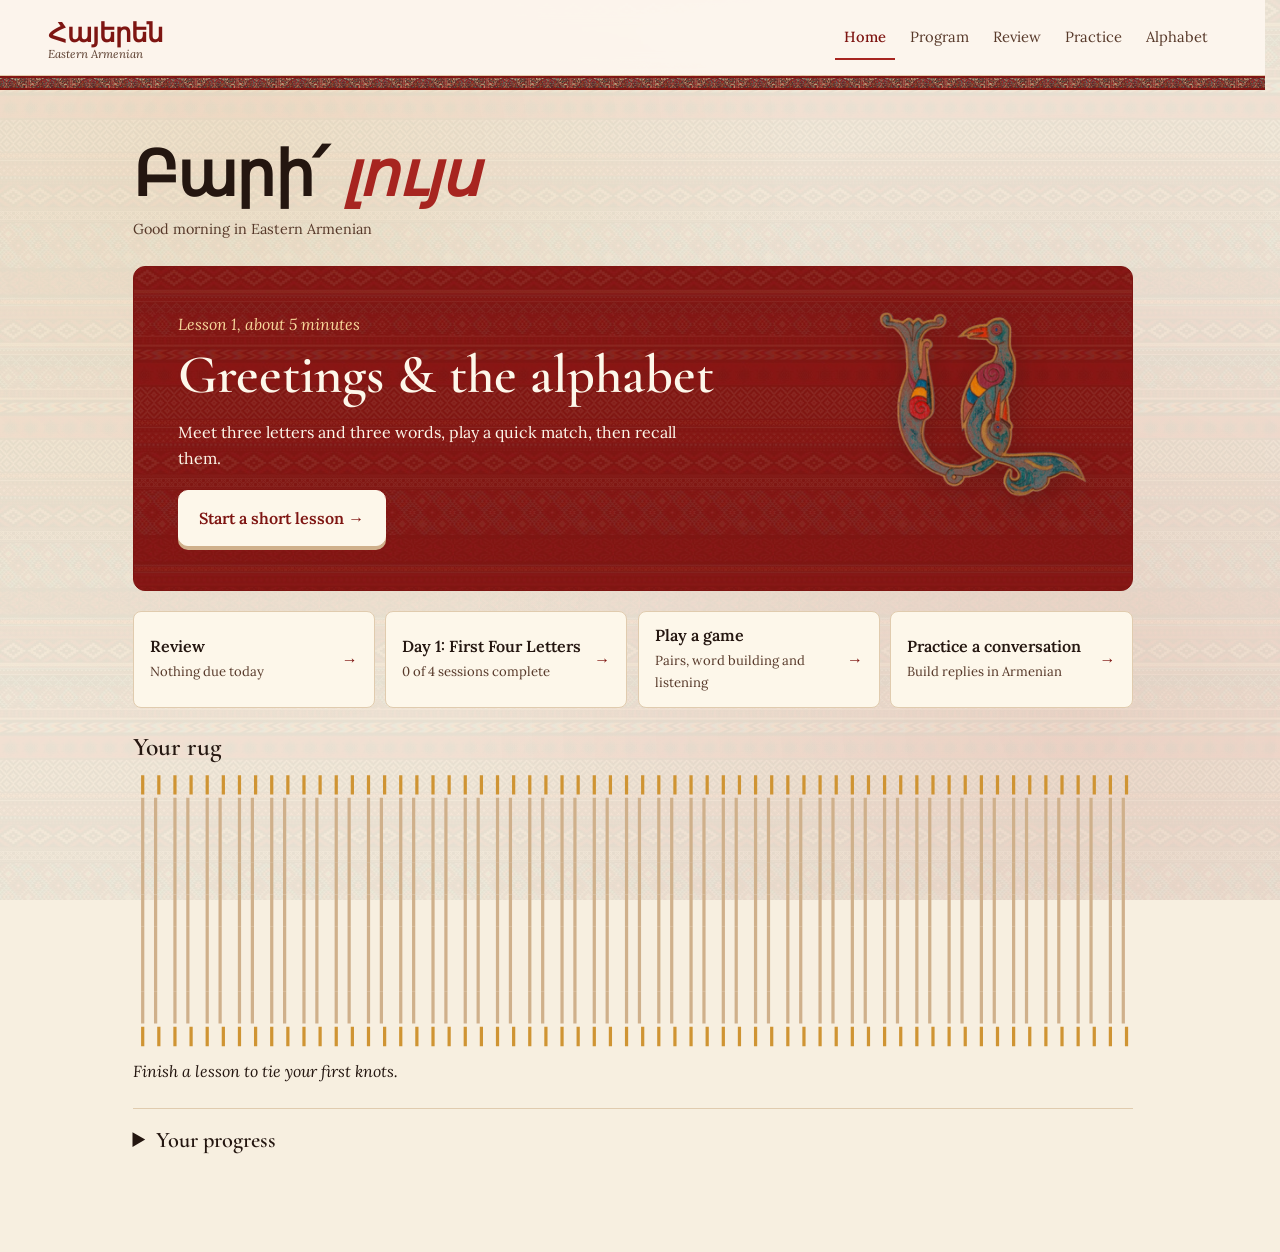
<file: index.html>
<!DOCTYPE html>
<html lang="en">
<head>
<meta charset="UTF-8">
<meta name="viewport" content="width=device-width, initial-scale=1, viewport-fit=cover">
<title>Հայերեն — Armenian Learning</title>
<link rel="preconnect" href="https://fonts.googleapis.com">
<link rel="preconnect" href="https://fonts.gstatic.com" crossorigin>
<link href="https://fonts.googleapis.com/css2?family=Cormorant+Garamond:ital,wght@0,400;0,600;0,700;1,400;1,600&family=Lora:ital,wght@0,400;0,500;0,600;1,400;1,500&family=DM+Mono:wght@400;500&display=swap" rel="stylesheet">
<link rel="stylesheet" href="css/main.css">
<link rel="manifest" href="/hayeren/manifest.json">
<meta name="theme-color" content="#a72520">
<meta name="apple-mobile-web-app-capable" content="yes">
<meta name="apple-mobile-web-app-status-bar-style" content="default">
<meta name="apple-mobile-web-app-title" content="Hayeren">
<link rel="apple-touch-icon" href="/hayeren/icons/icon-192.png">
</head>
<body>

<a class="skip-link" href="#mainContent">Skip to learning content</a>
<nav class="app-nav" aria-label="Main navigation">
  <div class="nav-logo">Հայերեն <span>Eastern Armenian</span></div>
  <div class="nav-tabs">
    <button class="tab-btn active" data-panel="home" aria-current="page" onclick="showPanel('home')">Home</button>
    <button class="tab-btn" data-panel="daily" onclick="showPanel('daily')">Program</button>
    <button class="tab-btn" data-panel="review" onclick="showPanel('review')">Review<span class="tab-badge" id="tabDueBadge"></span></button>
    <button class="tab-btn" data-panel="practice" onclick="showPanel('practice')">Practice</button>
    <button class="tab-btn" data-panel="alphabet" onclick="showPanel('alphabet')">Alphabet</button>
  </div>
</nav>

<main id="mainContent" tabindex="-1">
<!-- ====== HOME / DASHBOARD ====== -->
<div id="panel-home" class="panel active">
  <div class="carpet-band" role="presentation"></div>
  <div class="dash">
    <header class="dash-head">
      <h1 id="dashGreeting">Բարի՛ <em>լույս</em></h1>
      <p id="dashLine">Pick up where you left off, clear your review queue, or wander wherever you like.</p>
    </header>

    <section id="lessonLaunch" class="lesson-launch" aria-label="Guided lesson"></section>

    <section class="dash-primary" id="dashPrimary" aria-label="Study options"></section>

    <section class="dash-rug" id="dashRug" aria-label="Your rug"></section>

    <details class="dash-details">
      <summary>Your progress</summary>
      <div class="dash-figures" id="dashFigures"></div>
      <div class="dash-blocks" id="dashBlocks"></div>
      <p class="dash-history"><a href="#calendar">View study calendar →</a></p>
    </details>

  </div>
</div>

<section id="panel-lesson" class="panel"><div class="lesson-shell" id="lessonHost"></div></section>

<section id="panel-play" class="panel"><div class="lesson-shell" id="playHost"></div></section>

<section id="panel-dialogue" class="panel"><div class="lesson-shell" id="dialogueHost"></div></section>

<section id="panel-practice" class="panel">
  <div class="dash practice-hub">
    <header>
      <h1>Practice</h1>
      <p>Choose what you want to work on today.</p>
    </header>
    <div class="dash-jump" id="dashJump"></div>
  </div>
</section>

<!-- ====== REVIEW PANEL ====== -->
<div id="panel-review" class="panel">
  <div class="review-section">
    <div class="review-head">
      <h2>Review</h2>
      <p>Recall each letter, word, or phrase, then see how well you remembered it.</p>
    </div>
    <div class="review-stats" id="reviewStats"></div>
    <div class="progress-bar-wrap"><div class="progress-bar-fill" id="reviewProgress" style="width:0%"></div></div>
    <div class="review-counter" id="reviewCounter"></div>
    <div class="review-card" id="reviewCard" tabindex="-1"></div>
    <div class="review-actions" id="reviewActions" style="display:none;">
      <button class="fc-rate fc-rate-hard" onclick="rateReview('hard')">Hard<span>1 day</span></button>
      <button class="fc-rate fc-rate-ok"   onclick="rateReview('good')">Got it<span>schedule out</span></button>
      <button class="fc-rate fc-rate-easy" onclick="rateReview('easy')">Easy<span>push further</span></button>
    </div>
  </div>
</div>

<!-- ====== PROGRAM (DAILY) PANEL ====== -->
<div id="panel-daily" class="panel">
  <div class="pattern-band" role="presentation"></div>
  <div class="schedule-section">
    <div class="program-head">
      <h2 id="dayHeading" tabindex="-1">Day 1 — First Four Letters</h2>
      <div id="day-subtitle" class="program-subtitle"></div>
      <div id="dayMeta" class="program-meta"></div>
    </div>

    <div class="program-navigation">
      <button class="ctrl-btn" id="previousDay" onclick="switchDay(activeDay - 1, true)">← Previous day</button>
      <button class="ctrl-btn" id="nextDay" onclick="switchDay(activeDay + 1, true)">Next day →</button>
    </div>
    <details class="program-days" id="programDays">
      <summary>Browse all days</summary>
      <nav id="daySelector" class="day-selector" aria-label="Program days"></nav>
    </details>

    <div id="dayContent"></div>
  </div>
</div>

<!-- ====== CALENDAR PANEL ====== -->
<div id="panel-calendar" class="panel">
  <div class="calendar-section">
    <div class="cal-head">
      <h2>Calendar</h2>
      <p>A record of the whole effort. Darker means a heavier study day — a gap costs one square, not the story.</p>
    </div>
    <div class="cal-summary" id="calSummary"></div>

    <div class="cal-month">
      <div class="cal-month-bar">
        <button class="cal-nav" onclick="changeMonth(-1)">←</button>
        <div class="cal-month-label" id="calMonthLabel"></div>
        <button class="cal-nav" onclick="changeMonth(1)">→</button>
      </div>
      <div class="cal-grid" id="calMonthGrid"></div>
    </div>

    <div class="cal-year">
      <h3>Last 52 weeks</h3>
      <div class="heatmap-wrap"><div class="heatmap" id="calYearMap"></div></div>
    </div>
  </div>
</div>
<!-- ====== ALPHABET PANEL ====== -->
<div id="panel-alphabet" class="panel">
  <div class="rug-band" role="presentation"></div>
  <div class="alphabet-section">
    <div class="alpha-header">
      <div>
        <h2>The Armenian Alphabet</h2>
        <p>Created by Mesrop Mashtots in 405 AD — 38 letters, each with a sound you can rely on, plus the ligature և.</p>
        <p class="alpha-credit">Illustrations &amp; audio: <a href="https://www.armmuseum.ru/alphabet" target="_blank" rel="noopener">Armenian Museum of Moscow</a></p>
      </div>
      <img class="alpha-initial" src="images/letter-a-cutout.png" alt="An illuminated Armenian manuscript initial, a bird worked into the letterform">
    </div>
    <div class="letter-grid" id="letterGrid"></div>
    <dialog id="letterDialog" aria-labelledby="letterDialogTitle">
      <div class="letter-dialog-head">
        <h2 id="letterDialogTitle"></h2>
        <form method="dialog"><button class="ctrl-btn" autofocus>Close</button></form>
      </div>
      <div class="letter-detail" id="letterDetail"></div>
    </dialog>
  </div>
</div>

<!-- ====== QUIZ PANEL ====== -->
<div id="panel-quiz" class="panel">
  <div class="quiz-section">
    <div class="quiz-top">
      <h2>Quiz</h2>
      <div class="quiz-score" id="quizScore">Score: 0/0</div>
    </div>

    <div class="quiz-controls">
      <div class="control-group">
        <span class="control-label">Mode</span>
        <button class="ctrl-btn active" id="btnModeLetters" onclick="setQuizMode('letters')">Letters</button>
        <button class="ctrl-btn"        id="btnModeWords"   onclick="setQuizMode('words')">Words</button>
      </div>
      <div class="control-group" id="directionGroup">
        <span class="control-label">Direction</span>
        <button class="ctrl-btn active" id="btnDirToSound" onclick="setQuizDirection('toSound')">Char → Sound</button>
        <button class="ctrl-btn"        id="btnDirToChar"  onclick="setQuizDirection('toChar')">Sound → Char</button>
      </div>
      <div class="control-group">
        <span class="control-label">Answer</span>
        <button class="ctrl-btn active" id="btnAnsChoice" onclick="setQuizAnswerMode('choice')">Choose</button>
        <button class="ctrl-btn"        id="btnAnsType"   onclick="setQuizAnswerMode('type')">Type it</button>
      </div>
    </div>

    <!-- Word quiz category filter (hidden in letter mode) -->
    <div class="word-quiz-cats" id="wordQuizCats" style="display:none;"></div>

    <div class="progress-bar-wrap">
      <div class="progress-bar-fill" id="quizProgress" style="width:0%"></div>
    </div>

    <div class="quiz-card" id="quizCard">
      <div class="quiz-prompt" id="quizPrompt">What sound does this letter make?</div>
      <div class="quiz-char" id="quizChar">Ա</div>
      <div class="quiz-subtext" id="quizSub">Eastern Armenian</div>
    </div>

    <div class="quiz-options" id="quizOptions"></div>
    <p class="quiz-feedback" id="quizFeedback" role="status"></p>
    <button class="next-btn" id="nextBtn" onclick="nextQuestion()">Next →</button>
  </div>
</div>

<!-- ====== FLASHCARDS PANEL ====== -->
<div id="panel-flashcards" class="panel">
  <div class="flashcard-section">
    <div class="flashcard-top">
      <div class="flashcard-top-title">
        <h2>Flashcards</h2>
        <img class="flashcard-emblem" src="images/dancing-woman-cutout.png" alt="">
      </div>
      <div class="flashcard-controls">
        <div class="control-group">
          <span class="control-label">Deck</span>
          <button class="ctrl-btn active" id="fcDeckLetters" onclick="setFCDeck('letters')">Letters</button>
          <button class="ctrl-btn"        id="fcDeckWords"   onclick="setFCDeck('words')">Words</button>
        </div>
        <div class="control-group" id="fcCategoryGroup" style="display:none;flex-wrap:wrap;gap:0.4rem;"></div>
        <button class="ctrl-btn fc-image-toggle" id="fcImageToggle" style="display:none;" onclick="setFCImageMode(!fcImageMode)" title="Picture on the front, no English — guess from the image">Picture Mode</button>
      </div>
    </div>

    <div class="fc-progress">
      <span id="fcCounter">1 / 38</span>
      <div class="progress-bar-wrap" style="flex:1;margin-bottom:0;">
        <div class="progress-bar-fill" id="fcProgressBar" style="width:0%"></div>
      </div>
    </div>

    <div class="flashcard-container">
      <div class="flashcard" id="flashcard" onclick="flipCard()">
        <div class="flashcard-inner" id="flashcardInner">
          <div class="flashcard-front" id="fcFront"></div>
          <div class="flashcard-back"  id="fcBack"></div>
        </div>
      </div>
    </div>

    <div class="flashcard-hint" id="fcHint">Click the card to reveal</div>
    <div class="fc-next-due" id="fcNextDue"></div>

    <div class="fc-rating" id="fcRating" style="display:none;">
      <button class="fc-rate fc-rate-hard" onclick="rateCard('hard')">Hard</button>
      <button class="fc-rate fc-rate-ok"   onclick="rateCard('good')">Got it</button>
      <button class="fc-rate fc-rate-easy" onclick="rateCard('easy')">Easy</button>
    </div>
  </div>
</div>

<!-- ====== PHRASES PANEL ====== -->
<div id="panel-phrases" class="panel">
  <div class="phrasebook-section">
    <div class="phrases-header">
      <div>
        <h2>Phrasebook</h2>
        <p>Find a phrase for everyday Eastern Armenian conversation.</p>
      </div>
      <img class="phrases-emblem" src="images/mother-armenia-crop.jpg" alt="Mother Armenia, the monument overlooking Yerevan">
    </div>
    <div class="phrase-controls">
      <label class="phrase-search">Search phrases
        <input type="search" id="phraseSearch" placeholder="English, Armenian, or romanization" autocomplete="off">
      </label>
      <label class="phrase-category">Situation
        <select id="phraseCategory"><option value="all">All situations</option></select>
      </label>
      <button type="button" id="phraseSaved" class="ctrl-btn" aria-pressed="false">Saved (0)</button>
    </div>
    <div class="phrase-results-bar">
      <p id="phraseCount" role="status"></p>
      <button type="button" id="phraseReset" class="ctrl-btn" hidden>Clear filters</button>
    </div>
    <div class="phrase-list" id="phraseList"></div>
  </div>
</div>

<!-- ====== RESOURCES PANEL ====== -->
<div id="panel-resources" class="panel">
  <div class="resources-section">
    <h2>Learning Resources</h2>
    <p>Curated tools for Eastern Armenian beginners focusing on the alphabet and reading.</p>

    <p class="resources-credit">The Alphabet panel's illustrations and pronunciation audio are from the <a href="https://www.armmuseum.ru/alphabet" target="_blank" rel="noopener">Armenian Museum of Moscow</a> (Армянский музей Москвы и культуры наций) — used here with attribution, watermark intact.</p>

    <div class="culture-card">
      <div class="culture-art">
        <img src="images/chess-print.png" alt="Linocut print: a face, a hand and a chess queen on a board">
      </div>
      <div class="culture-text">
        <h3>Learn the words for what you already do</h3>
        <p>Armenia teaches chess as a compulsory school subject from the age of six — the only country in the world that does. Vocabulary sticks when it is attached to something you actually care about, so pick a domain you already know well and learn its words first. Chess, cooking, music, hiking: the subject matters less than the fact that you have opinions about it.</p>
        <div class="culture-arm">Շախմատ</div>
        <div class="culture-rom">shakhmat — chess</div>
      </div>
    </div>

    <div class="culture-card">
      <div class="culture-art photo">
        <img src="images/tatik-papik-weave.jpg" alt="Woven rug depicting the We Are Our Mountains monument near Stepanakert">
      </div>
      <div class="culture-text">
        <h3>Tatik yev Papik — "Grandma and Grandpa"</h3>
        <p>This is a woven version of "We Are Our Mountains," the basalt monument outside Stepanakert — two enormous carved heads emerging from the mountain, known affectionately by this name. Rugs like this one turn a landmark into something a household keeps and hands down, the same way this app is trying to turn an alphabet into something you keep.</p>
        <div class="culture-arm">Մենք ենք մեր սարերը</div>
        <div class="culture-rom">Menk' yenk' mer sarery — We are our mountains</div>
      </div>
    </div>

    <div class="resource-group">
      <div class="resource-group-title">Apps & Tools</div>
      <div class="resource-list">
        <div class="resource-item">
          <h4><a href="https://www.duolingo.com/course/hy/en/Learn-Armenian" target="_blank" rel="noopener">Duolingo — Armenian ↗</a></h4>
          <p>Structured bite-sized lessons covering alphabet and basic phrases. Good for daily habit-building.</p>
          <span class="resource-tag">Free · iOS & Android</span>
        </div>
        <div class="resource-item">
          <h4><a href="https://apps.ankiweb.net/" target="_blank" rel="noopener">Anki Flashcards ↗</a></h4>
          <p>Download Armenian alphabet decks for spaced repetition. Best tool for memorizing letter shapes long-term.</p>
          <span class="resource-tag">Free · Desktop & Mobile</span>
        </div>
        <div class="resource-item">
          <h4><a href="https://forvo.com/languages/hy/" target="_blank" rel="noopener">Forvo.com ↗</a></h4>
          <p>Native speaker pronunciations of Armenian words. Type any word to hear how it sounds.</p>
          <span class="resource-tag">Free · Web</span>
        </div>
        <div class="resource-item">
          <h4><a href="https://translate.google.com/?sl=en&tl=hy" target="_blank" rel="noopener">Google Translate — Armenian ↗</a></h4>
          <p>Use the handwriting input to practice drawing letters and verify your strokes are recognizable.</p>
          <span class="resource-tag">Free · Web & App</span>
        </div>
      </div>
    </div>

    <div class="resource-group">
      <div class="resource-group-title">Online Courses & Videos</div>
      <div class="resource-list">
        <div class="resource-item">
          <h4><a href="https://armeniavirtualcollege.org" target="_blank" rel="noopener">Armenian Virtual College (AVC) ↗</a></h4>
          <p>Free structured beginner courses for Eastern Armenian, including alphabet lessons.</p>
          <span class="resource-tag">Free · Web</span>
        </div>
        <div class="resource-item">
          <h4><a href="https://www.youtube.com/results?search_query=Armenian+with+Nare" target="_blank" rel="noopener">YouTube: Armenian with Nare ↗</a></h4>
          <p>Beginner-friendly video lessons covering pronunciation, the alphabet, and common vocabulary.</p>
          <span class="resource-tag">Free · YouTube</span>
        </div>
        <div class="resource-item">
          <h4><a href="https://www.pimsleur.com/learn-armenian-eastern" target="_blank" rel="noopener">Pimsleur Armenian ↗</a></h4>
          <p>Audio-only method, great for pronunciation from day one. 30 min lessons focused on speaking.</p>
          <span class="resource-tag">Paid · App</span>
        </div>
      </div>
    </div>

    <div class="resource-group">
      <div class="resource-group-title">Books & References</div>
      <div class="resource-list">
        <div class="resource-item">
          <h4><a href="https://www.google.com/search?q=Colloquial+Armenian+Dora+Sakayan" target="_blank" rel="noopener">Colloquial Armenian ↗</a></h4>
          <p>By Dora Sakayan. A structured textbook covering Eastern Armenian grammar, alphabet, and conversation.</p>
          <span class="resource-tag">Book</span>
        </div>
        <div class="resource-item">
          <h4><a href="https://archive.org/search?query=Bedrossian+Armenian+dictionary" target="_blank" rel="noopener">Armenian-English Dictionary (Bedrossian) ↗</a></h4>
          <p>Classic reference dictionary, freely available online. Useful once you can read letters.</p>
          <span class="resource-tag">Free PDF · Reference</span>
        </div>
      </div>
    </div>

    <div class="tip-box">
      <p><strong>Study alongside Sakayan:</strong> Use short lessons for a daily habit and the Program for deeper practice. Start useful words and exchanges while learning the script. In <em>Eastern Armenian for the English-speaking World</em> (2007), the preface (pp. xv–xvi) combines communication, grammar, pronunciation and writing; Unit 1 (pp. 2–5) begins with personal information. Our short lessons are original practice using the app’s vocabulary, not a chapter-by-chapter version of the book.</p>
    </div>
  </div>
</div>

</main>
<!-- Data (no dependencies) -->
<script src="js/data/letters.js"></script>
<script src="js/data/vocabulary.js"></script>
<script src="js/data/phrases.js"></script>
<script src="js/data/grammar.js"></script>
<script src="js/data/curriculum.js"></script>
<script src="js/data/icons.js"></script>
<!-- Core -->
<script src="js/storage.js"></script>
<script src="js/srs.js"></script>
<script src="js/nav.js"></script>
<!-- Features -->
<script src="js/daily.js"></script>
<script src="js/alphabet.js"></script>
<script src="js/quiz.js"></script>
<script src="js/flashcards.js"></script>
<script src="js/phrasebook.js"></script>
<script src="js/review.js"></script>
<script src="js/calendar.js"></script>
<script src="js/dashboard.js"></script>
<script src="js/lesson.js"></script>
<script src="js/rug.js"></script>
<script src="js/play.js"></script>
<script src="js/dialogue.js"></script>
<!-- Entry point -->
<script src="js/app.js"></script>
</body>
</html>
</file>
<file: css/main.css>
/* ===========================================================
   Hayeren — Eastern Armenian
   -----------------------------------------------------------
   Visual register: Armenian illuminated manuscript. Gold-leaf
   apricot on warm paper, serif throughout, section marks in
   rubricated italic rather than tracked-out uppercase labels.
   Ornament is drawn from Armenian tradition: braided interlace
   dividers and the arevakhach (solar eternity wheel).

   Two rules this file holds to:
   1. No grey text. Everything is the same warm ink, separated
      by size, weight and italic — never by draining the colour.
   2. Mono type appears only where it does a real job:
      romanization and IPA, which need even character width.
   =========================================================== */

*, *::before, *::after { box-sizing: border-box; margin: 0; padding: 0; }

:root {
  /* Undyed wool — the carpet's cream ground */
  --bg:        #f7efe0;
  --surface:   #fdf7ea;
  --surface2:  #f3e7d3;
  --sunken:    #ebdcc4;

  /* Madder red — the carpet field, and the app's primary */
  --apricot:       #a72520;
  --apricot-deep:  #7e1512;
  --apricot-light: #c8503f;
  --apricot-pale:  #f0d9cc;
  --apricot-wash:  #f9ebe0;

  /* Saffron/ochre — the carpet's small flame accents */
  --ochre: #cf9433;

  /* Sampled from the թռչնագիր bird-letter illustrations (Alphabet panel),
     so that art sits on a page sharing its own palette rather than looking
     pasted on. Used sparingly — this is still a red-and-cream page. */
  --rose:      #cf8f8a;
  --rose-wash: #f7eae8;
  --olive:     #a5ae56;
  --coral:     #d8492a;

  /* Indigo and viridian — the carpet's cool counterweights */
  --indigo:   #34506b;
  --viridian: #2f6b5a;

  /* Rubrication — manuscript section marks, one step off the field red */
  --rubric: #8e2a1f;

  /* One ink, several weights. No greys. */
  --ink:      #241610;
  --ink-mid:  #57392a;
  --ink-soft: #7a5744;

  --border:      #e0cbae;
  --border-firm: #cfb08b;

  --leaf: #2f6b5a;

  --serif-display: 'Cormorant Garamond', Georgia, serif;
  --serif-body:    'Lora', Georgia, serif;
  --mono:          'DM Mono', ui-monospace, monospace;

  /* Braided interlace, used as a divider rule */
  --interlace: url("data:image/svg+xml,%3Csvg xmlns='http://www.w3.org/2000/svg' width='44' height='10' viewBox='0 0 44 10'%3E%3Cg fill='none' stroke='%23a72520' stroke-width='1' opacity='.5'%3E%3Cpath d='M0 5C5.5 0 16.5 0 22 5S38.5 10 44 5'/%3E%3Cpath d='M0 5C5.5 10 16.5 10 22 5S38.5 0 44 5'/%3E%3C/g%3E%3C/svg%3E");

  /* Sawtooth — lifted from the chess linocut's border */
  --sawtooth: url("data:image/svg+xml,%3Csvg xmlns='http://www.w3.org/2000/svg' width='16' height='8' viewBox='0 0 16 8'%3E%3Cpath d='M0 8L8 0l8 8z' fill='%23a72520' opacity='.85'/%3E%3C/svg%3E");
}

html {
  -webkit-text-size-adjust: 100%;
  scroll-behavior: smooth;
  /* Keeps an in-page jump (recall/reading reveals, a focused input) clear
     of the sticky nav instead of landing underneath it. */
  scroll-padding-top: 84px;
}

body {
  background: var(--bg);
  color: var(--ink);
  font-family: var(--serif-body);
  font-size: 16px;
  line-height: 1.65;
  min-height: 100vh;
  overflow-x: clip;
}

/* One visible ring for every keyboard-focusable control in the app — the
   file had none before, which made the whole interface unreachable by
   keyboard without guessing. Mouse/touch clicks never trigger :focus-visible,
   so this costs nothing visually for pointer use. */
:focus-visible {
  outline: 2px solid var(--apricot);
  outline-offset: 2px;
  border-radius: 2px;
}

/* A flat, seamless textile pattern held far back as woven texture, not a
   picture — a genuine repeat unit tiles far more cleanly than a cropped
   photograph would, and costs one small file at any viewport. */
body::before {
  content: '';
  position: fixed;
  inset: 0;
  pointer-events: none;
  z-index: 0;
  opacity: 0.07;
  background-image: url('../images/pattern-tile.jpg');
  background-size: 160px auto;
  background-repeat: repeat;
  mix-blend-mode: multiply;
}

/* Warm bloom over the weave */
body::after {
  content: '';
  position: fixed;
  inset: 0;
  pointer-events: none;
  z-index: 0;
  background-image:
    radial-gradient(circle at 18% 18%, rgba(207, 148, 51, 0.10), transparent 45%),
    radial-gradient(circle at 84% 80%, rgba(167, 37, 32, 0.08), transparent 48%);
}

::selection { background: var(--apricot-pale); color: var(--ink); }

/* ======= ORNAMENT ======= */

/* Braided rule. Put on any element that divides sections. */
.interlace-rule {
  height: 10px;
  background-image: var(--interlace);
  background-repeat: repeat-x;
  background-position: center;
}

/* ======= NAV ======= */
.app-nav {
  position: sticky;
  top: 0;
  z-index: 40;
  display: flex;
  align-items: baseline;
  justify-content: space-between;
  flex-wrap: wrap;
  gap: 0.75rem 1.5rem;
  padding: 1.1rem clamp(1rem, 4vw, 3rem) 0.9rem;
  background: rgba(253, 246, 238, 0.94);
  backdrop-filter: blur(10px);
  border-bottom: 1px solid var(--border);
}

.app-nav::after {
  content: '';
  position: absolute;
  left: 0; right: 0; bottom: -10px;
  height: 10px;
  background-image: var(--interlace);
  background-repeat: repeat-x;
  opacity: 0.5;
  pointer-events: none;
}

.nav-logo {
  font-family: var(--serif-display);
  font-size: 1.6rem;
  font-weight: 600;
  color: var(--apricot-deep);
  line-height: 1.1;
}

.nav-logo span {
  display: block;
  font-family: var(--serif-body);
  font-style: italic;
  font-size: 0.72rem;
  font-weight: 400;
  color: var(--ink-mid);
  letter-spacing: 0;
}

.nav-tabs {
  display: flex;
  flex-wrap: wrap;
  gap: 0.15rem 0.4rem;
}

.tab-btn {
  position: relative;
  background: none;
  border: none;
  border-bottom: 2px solid transparent;
  font-family: var(--serif-body);
  font-size: 0.92rem;
  color: var(--ink-mid);
  padding: 0.3rem 0.55rem 0.4rem;
  cursor: pointer;
  transition: color 0.18s, border-color 0.18s;
}

.tab-btn:hover { color: var(--apricot-deep); }

.tab-btn.active {
  color: var(--apricot-deep);
  border-bottom-color: var(--apricot);
  font-weight: 500;
}

.tab-badge {
  display: none;
  margin-left: 0.35rem;
  background: var(--rubric);
  color: #fff;
  font-family: var(--mono);
  font-size: 0.62rem;
  line-height: 1;
  padding: 0.2rem 0.35rem;
  border-radius: 999px;
  vertical-align: 1px;
}

.tab-badge.visible { display: inline-block; }

/* ======= PANELS ======= */
.panel { display: none; position: relative; z-index: 1; }
.panel.active { display: block; animation: rise 0.35s ease both; }

@keyframes rise {
  from { opacity: 0; transform: translateY(8px); }
  to   { opacity: 1; transform: none; }
}

/* Shared section shell */
.dash, .review-section, .schedule-section, .calendar-section,
.alphabet-section, .quiz-section, .flashcard-section,
.phrasebook-section, .resources-section {
  max-width: 1080px;
  margin: 0 auto;
  padding: clamp(1.75rem, 4vw, 3.25rem) clamp(1rem, 4vw, 2.5rem) 5rem;
}

.quiz-section, .flashcard-section { max-width: 760px; }

h1, h2, h3, h4 {
  font-family: var(--serif-display);
  font-weight: 600;
  line-height: 1.15;
  color: var(--ink);
}

/* ======= DASHBOARD ======= */

/* A woven band off the carpet's border, run full-bleed above the greeting.
   Bounded height keeps it a rule, not a hero image. */
.carpet-band {
  height: 74px;
  margin-bottom: 2rem;
  border-top: 2px solid var(--apricot-deep);
  border-bottom: 2px solid var(--apricot-deep);
  background-image: url('../images/carpet-band.jpg');
  background-size: auto 100%;
  background-repeat: repeat-x;
  background-position: center;
}

.dash-head {
  position: relative;
  margin-bottom: 2.5rem;
}

.dash-head h1 {
  position: relative;
  font-size: clamp(2.4rem, 6vw, 3.9rem);
  letter-spacing: -0.01em;
}

.dash-head h1 em {
  font-style: italic;
  color: var(--apricot);
}

.dash-head p {
  margin-top: 0.6rem;
  font-size: 1.02rem;
  color: var(--ink-mid);
  max-width: 56ch;
}

.dash-progress {
  width: 100%;
  height: 4px;
  margin-top: 0.75rem;
  background: var(--sunken);
  border-radius: 999px;
  overflow: hidden;
}

.dash-progress-fill {
  height: 100%;
  background: linear-gradient(90deg, var(--apricot), var(--apricot-light));
  border-radius: 999px;
  transition: width 0.45s ease;
}

/* -- Figures strip -- */
.dash-figures {
  display: grid;
  grid-template-columns: repeat(auto-fit, minmax(120px, 1fr));
  gap: 0.5rem 1.5rem;
  padding: 1.5rem 0;
  border-top: 1px solid var(--border);
  border-bottom: 1px solid var(--border);
  margin-bottom: 3rem;
}

.figure { display: flex; flex-direction: column; }

.figure-num {
  font-family: var(--serif-display);
  font-size: 1.85rem;
  font-weight: 600;
  line-height: 1;
  color: var(--apricot-deep);
}

.figure-label {
  font-size: 0.82rem;
  font-style: italic;
  color: var(--ink-mid);
}

.dash-blocks {
  display: grid;
  grid-template-columns: repeat(auto-fit, minmax(260px, 1fr));
  gap: 1rem;
}

.dash-block {
  background: var(--surface);
  border: 1px solid var(--border);
  border-radius: 3px;
  padding: 1.1rem 1.2rem;
}

.dash-block-top {
  display: flex;
  justify-content: space-between;
  align-items: baseline;
  gap: 0.5rem;
}

.dash-block-name {
  font-family: var(--serif-display);
  font-size: 1.03rem;
  font-weight: 600;
}

.dash-block-pct {
  font-family: var(--mono);
  font-size: 0.78rem;
  color: var(--apricot-deep);
}

.dash-block-days {
  display: flex;
  flex-wrap: wrap;
  gap: 0.3rem;
  margin-top: 0.9rem;
}

.day-chip, .day-switch-btn {
  min-width: 2rem;
  background: var(--surface2);
  border: 1px solid var(--border);
  border-radius: 2px;
  font-family: var(--serif-body);
  font-size: 0.85rem;
  color: var(--ink-mid);
  padding: 0.3rem 0.5rem;
  cursor: pointer;
  transition: all 0.18s;
}

.day-chip:hover, .day-switch-btn:hover {
  border-color: var(--apricot);
  color: var(--apricot-deep);
}

.day-chip.partial, .day-switch-btn.partial {
  border-color: var(--apricot-light);
  color: var(--apricot-deep);
}

.day-chip.complete, .day-switch-btn.complete {
  background: var(--apricot);
  border-color: var(--apricot);
  color: #fff;
}

.day-switch-btn.active {
  background: var(--ink);
  border-color: var(--ink);
  color: var(--bg);
  font-weight: 500;
}

/* -- Jump cards -- */
.dash-jump {
  display: grid;
  grid-template-columns: repeat(auto-fit, minmax(215px, 1fr));
  gap: 0.75rem;
}

.jump-card {
  display: flex;
  flex-direction: column;
  gap: 0.2rem;
  text-align: left;
  background: none;
  border: 1px solid var(--border);
  border-left: 2px solid var(--apricot-light);
  border-radius: 0 3px 3px 0;
  padding: 0.9rem 1rem;
  font-family: var(--serif-body);
  cursor: pointer;
  transition: background 0.18s, border-left-color 0.18s;
}

.jump-card:hover {
  background: var(--surface);
  border-left-color: var(--rubric);
}

.jump-title {
  font-family: var(--serif-display);
  font-size: 1.05rem;
  font-weight: 600;
  color: var(--ink);
}

.jump-note {
  font-size: 0.83rem;
  color: var(--ink-mid);
  line-height: 1.5;
}

/* ======= HEATMAP ======= */
.heatmap-wrap {
  overflow-x: auto;
  padding-bottom: 0.4rem;
  -webkit-overflow-scrolling: touch;
  overscroll-behavior-x: contain;
}

.heatmap {
  display: flex;
  gap: 3px;
  min-width: max-content;
}

.hm-week { display: flex; flex-direction: column; gap: 3px; }

.hm-cell {
  width: 11px;
  height: 11px;
  border-radius: 2px;
  background: var(--sunken);
}

.hm-cell.level-1 { background: var(--apricot-pale); }
.hm-cell.level-2 { background: var(--apricot-light); }
.hm-cell.level-3 { background: var(--apricot); }
.hm-cell.level-4 { background: var(--apricot-deep); }
.hm-cell.future  { background: transparent; border: 1px dashed var(--border); }
.hm-cell.today   { outline: 1.5px solid var(--rubric); outline-offset: 1px; }

.heatmap-key {
  display: flex;
  align-items: center;
  gap: 0.3rem;
  margin-top: 0.7rem;
  font-size: 0.8rem;
  font-style: italic;
  color: var(--ink-mid);
}

.heatmap-key i { width: 11px; height: 11px; border-radius: 2px; }
.heatmap-key span:first-child { margin-right: 0.2rem; }
.heatmap-key span:last-child  { margin-left: 0.2rem; }

/* ======= REVIEW ======= */
.review-head { margin-bottom: 1.75rem; }
.review-head h2 { font-size: clamp(1.9rem, 4vw, 2.6rem); }
.review-head p {
  margin-top: 0.5rem;
  color: var(--ink-mid);
  max-width: 58ch;
}

.review-stats {
  display: grid;
  grid-template-columns: repeat(auto-fit, minmax(110px, 1fr));
  gap: 0.5rem 1.25rem;
  padding: 1.1rem 0;
  border-top: 1px solid var(--border);
  border-bottom: 1px solid var(--border);
  margin-bottom: 1.75rem;
}

.rv-stat { display: flex; flex-direction: column; }

.rv-stat-num {
  font-family: var(--serif-display);
  font-size: 1.6rem;
  font-weight: 600;
  line-height: 1;
  color: var(--apricot-deep);
}

.rv-stat-label { font-size: 0.8rem; font-style: italic; color: var(--ink-mid); }

.review-counter {
  font-family: var(--mono);
  font-size: 0.78rem;
  color: var(--ink-mid);
  margin-bottom: 0.75rem;
}

.review-card {
  background: var(--surface);
  border: 1px solid var(--border);
  border-radius: 3px;
  padding: 2.5rem 1.75rem;
  text-align: center;
  min-height: 300px;
  display: flex;
  flex-direction: column;
  align-items: center;
  justify-content: center;
  gap: 0.4rem;
}

.rv-type { font-style: italic; font-size: 0.85rem; color: var(--rubric); }

.rv-front {
  font-family: var(--serif-display);
  font-size: clamp(3.5rem, 12vw, 5.5rem);
  font-weight: 600;
  line-height: 1;
  color: var(--ink);
}

.rv-sub { font-family: var(--mono); font-size: 0.85rem; color: var(--ink-mid); }

.rv-back {
  max-height: 0;
  opacity: 0;
  overflow: hidden;
  font-family: var(--serif-display);
  font-size: 1.6rem;
  color: var(--apricot-deep);
  transition: max-height 0.3s, opacity 0.3s, margin 0.3s;
}

.rv-back.visible { max-height: 200px; opacity: 1; margin-top: 0.6rem; }

.rv-literal {
  font-family: var(--serif-body);
  font-style: italic;
  font-size: 0.95rem;
  color: var(--ink-mid);
  margin-top: 0.2rem;
}

.rv-empty { max-width: 42ch; }

.rv-intake-append { margin-top: 1.5rem; padding-top: 1.25rem; border-top: 1px solid var(--border); }
.rv-intake-append p { font-size: 0.9rem; color: var(--ink-mid); margin-bottom: 0.6rem; }

.rv-newperday {
  display: flex;
  align-items: center;
  justify-content: center;
  gap: 0.5rem;
  margin-top: 1.25rem;
  font-size: 0.85rem;
  color: var(--ink-mid);
}

.rv-newperday input {
  width: 4rem;
  font-family: var(--mono);
  font-size: 0.9rem;
  color: var(--ink);
  background: var(--surface);
  border: 1px solid var(--border-firm);
  border-radius: 2px;
  padding: 0.3rem 0.5rem;
  text-align: center;
}

.rv-empty-mark {
  font-family: var(--serif-display);
  font-size: 3.5rem;
  color: var(--apricot-light);
  line-height: 1;
  margin-bottom: 0.5rem;
}

/* Tatik-Papik, used as the "all clear" mark */
.rv-emblem {
  width: 150px;
  height: 116px;
  margin: 0 auto 0.75rem;
  background-image: url('../images/tatik-papik.png');
  background-size: contain;
  background-repeat: no-repeat;
  background-position: center;
  opacity: 0.4;
  filter: sepia(1) saturate(5) hue-rotate(-20deg) brightness(0.6);
}
.rv-empty h3 { font-size: 1.35rem; margin-bottom: 0.4rem; }
.rv-empty p  { font-size: 0.92rem; color: var(--ink-mid); }

.review-actions, .fc-rating {
  display: flex;
  gap: 0.6rem;
  margin-top: 1.25rem;
  flex-wrap: wrap;
  justify-content: center;
}

.fc-rate {
  display: flex;
  flex-direction: column;
  align-items: center;
  gap: 0.1rem;
  flex: 1 1 130px;
  background: var(--surface);
  border: 1px solid var(--border-firm);
  border-radius: 3px;
  font-family: var(--serif-body);
  font-size: 0.95rem;
  color: var(--ink);
  padding: 0.65rem 1rem;
  cursor: pointer;
  transition: all 0.18s;
}

.fc-rate span { font-size: 0.72rem; font-style: italic; color: var(--ink-mid); }
.fc-rate:hover { transform: translateY(-1px); }
.fc-rate-hard:hover { border-color: var(--rubric); color: var(--rubric); }
.fc-rate-ok:hover   { border-color: var(--apricot); color: var(--apricot-deep); }
.fc-rate-easy:hover { border-color: var(--leaf); color: var(--leaf); }

/* ======= PROGRAM ======= */
/* Woven band lifted from the same textile as the background tile — ties the
   Program page to the dashboard's carpet band without repeating the asset. */
.pattern-band {
  height: 54px;
  margin-bottom: 1.75rem;
  border-top: 2px solid var(--apricot-deep);
  border-bottom: 2px solid var(--apricot-deep);
  background-image: url('../images/pattern-band.jpg');
  background-size: auto 100%;
  background-repeat: repeat-x;
  background-position: center;
}

.program-head { margin-bottom: 1.5rem; }
.program-head h2 { font-size: clamp(1.9rem, 4vw, 2.6rem); }

.program-subtitle {
  font-family: var(--serif-display);
  font-size: 1.1rem;
  font-style: italic;
  color: var(--apricot-deep);
  margin-top: 0.3rem;
}

.program-meta { font-size: 0.86rem; color: var(--ink-mid); margin-top: 0.2rem; }

.day-selector {
  display: grid;
  grid-template-columns: repeat(auto-fit, minmax(180px, 1fr));
  gap: 0.9rem 1.25rem;
  padding: 1.25rem 0;
  margin-bottom: 2rem;
  border-top: 1px solid var(--border);
  border-bottom: 1px solid var(--border);
}

.day-block-label {
  font-family: var(--serif-display);
  font-size: 0.92rem;
  font-style: italic;
  color: var(--rubric);
  margin-bottom: 0.45rem;
}

.day-block-row { display: flex; flex-wrap: wrap; gap: 0.3rem; }

/* -- Session blocks -- */
.session-block {
  background: var(--surface);
  border: 1px solid var(--border);
  border-radius: 3px;
  margin-bottom: 0.85rem;
  overflow: hidden;
  transition: border-color 0.2s;
}

.session-block:hover { border-color: var(--border-firm); }

.session-block.completed {
  background: var(--apricot-wash);
  border-color: var(--apricot-light);
}

.session-header {
  display: flex;
  align-items: center;
  justify-content: space-between;
  gap: 1rem;
  padding: 1.1rem 1.3rem;
  cursor: pointer;
}

.session-header-left { min-width: 0; }

.session-tag {
  font-family: var(--serif-display);
  font-size: 0.9rem;
  font-style: italic;
  color: var(--rubric);
}

.session-meta { font-size: 0.8rem; color: var(--ink-mid); }

.session-title-main {
  font-family: var(--serif-display);
  font-size: 1.22rem;
  font-weight: 600;
  margin-top: 0.15rem;
}

.session-header-right {
  display: flex;
  align-items: center;
  gap: 0.7rem;
  flex-shrink: 0;
}

.session-done-badge {
  display: none;
  font-size: 0.78rem;
  color: var(--leaf);
}

.session-done-badge.visible { display: block; }

.session-chevron {
  font-size: 0.65rem;
  color: var(--apricot);
  transition: transform 0.25s;
}

.session-chevron.open { transform: rotate(180deg); }

/* max-height is set inline by toggleSessionBody() to the panel's real
   scrollHeight, not a large fixed value — an ease timing curve run against
   an arbitrary max makes the open/close look like a snap with a long
   invisible tail instead of an actual smooth expand/collapse. */
.session-body {
  max-height: 0;
  overflow: hidden;
  transition: max-height 0.32s ease;
}

.session-body-inner { padding: 0 1.3rem 1.4rem; }

.session-intro {
  font-size: 0.94rem;
  color: var(--ink-mid);
  margin-bottom: 1.1rem;
  max-width: 62ch;
}

.session-hint {
  font-size: 0.82rem;
  font-style: italic;
  color: var(--ink-mid);
  margin-top: 0.75rem;
}

.complete-btn, .mark-btn, .next-btn {
  background: var(--apricot);
  border: 1px solid var(--apricot);
  color: #fff;
  font-family: var(--serif-body);
  font-size: 0.92rem;
  padding: 0.55rem 1.3rem;
  border-radius: 2px;
  cursor: pointer;
  margin-top: 1.25rem;
  transition: background 0.18s, opacity 0.18s;
}

.complete-btn:hover, .mark-btn:hover, .next-btn:hover { background: var(--apricot-deep); border-color: var(--apricot-deep); }

.complete-btn:disabled {
  background: transparent;
  border-color: var(--leaf);
  color: var(--leaf);
  cursor: default;
}

.mark-btn.secondary {
  background: transparent;
  color: var(--apricot-deep);
  border-color: var(--border-firm);
}

.mark-btn.secondary:hover { background: var(--surface2); border-color: var(--apricot); color: var(--apricot-deep); }

.drill-actions { display: flex; flex-wrap: wrap; gap: 0.6rem; }
.drill-actions .mark-btn { margin-top: 0; }

/* -- Letter study cards -- */
.study-grid {
  display: grid;
  grid-template-columns: repeat(auto-fit, minmax(235px, 1fr));
  gap: 0.9rem;
}

.study-letter {
  background: var(--bg);
  border: 1px solid var(--border);
  border-radius: 3px;
  padding: 1.1rem;
}

.study-letter-char {
  font-family: var(--serif-display);
  font-size: 2.6rem;
  font-weight: 600;
  line-height: 1;
  color: var(--apricot-deep);
}

.study-letter-char span { font-size: 1.5rem; color: var(--ink-mid); }

.study-letter-name {
  font-family: var(--serif-display);
  font-size: 1.03rem;
  font-weight: 600;
  margin-top: 0.35rem;
}

.study-letter-ipa { font-family: var(--mono); font-size: 0.78rem; color: var(--apricot-deep); }

.study-letter-desc { font-size: 0.87rem; color: var(--ink-mid); margin: 0.5rem 0; }

.study-letter-words { display: flex; flex-direction: column; gap: 0.15rem; margin-bottom: 0.6rem; }

.study-letter-words span { font-size: 0.92rem; }
.study-letter-words em { font-style: italic; color: var(--ink-mid); font-size: 0.85rem; }

/* -- Tracing -- */
.trace-row { display: flex; flex-wrap: wrap; gap: 0.8rem; }

.trace-cell {
  flex: 1 1 110px;
  text-align: center;
  background: repeating-linear-gradient(var(--bg), var(--bg) 26px, var(--border) 26px, var(--border) 27px);
  border: 1px solid var(--border);
  border-radius: 3px;
  padding: 0.9rem 0.5rem;
}

.trace-glyph {
  font-family: var(--serif-display);
  font-size: 2.4rem;
  line-height: 1.1;
  color: var(--apricot);
}

.trace-glyph.lower { font-size: 1.7rem; color: var(--ink-mid); }
.trace-name { font-size: 0.8rem; font-style: italic; color: var(--ink-mid); margin-bottom: 0.4rem; }

/* -- Recall -- */
.recall-list { display: flex; flex-direction: column; gap: 0.45rem; }

.recall-item {
  background: var(--bg);
  border: 1px solid var(--border);
  border-left: 2px solid var(--apricot-light);
  border-radius: 0 3px 3px 0;
  padding: 0.75rem 1rem;
  transition: border-left-color 0.18s;
}

.recall-item:hover { border-left-color: var(--rubric); }

.recall-q { font-family: var(--serif-display); font-size: 1.1rem; font-weight: 600; }

.recall-ans {
  max-height: 0;
  opacity: 0;
  overflow: hidden;
  font-size: 0.9rem;
  color: var(--ink-mid);
  transition: max-height 0.3s, opacity 0.3s, margin 0.3s;
}
.recall-ans[hidden], .rl-eng[hidden] { display: none; }

.recall-item.revealed .recall-ans { max-height: 140px; opacity: 1; margin-top: 0.35rem; }

/* -- Word / phrase practice -- */
.word-practice, .phrase-practice { display: grid; grid-template-columns: repeat(auto-fit, minmax(200px, 1fr)); gap: 0.75rem; }

.word-practice-item, .phrase-practice-item {
  background: var(--bg);
  border: 1px solid var(--border);
  border-radius: 3px;
  padding: 0.9rem 1rem;
}

.wp-arm, .pp-arm {
  font-family: var(--serif-display);
  font-size: 1.5rem;
  font-weight: 600;
  color: var(--apricot-deep);
  line-height: 1.2;
}

.pp-arm { font-size: 1.25rem; }
.wp-rom, .pp-rom { font-family: var(--mono); font-size: 0.78rem; color: var(--ink-mid); }
.wp-eng, .pp-eng { font-size: 0.95rem; margin-top: 0.1rem; }
.pp-usage { font-size: 0.82rem; font-style: italic; color: var(--ink-mid); margin-top: 0.35rem; }

/* -- Grammar -- */
.grammar-note { display: flex; flex-direction: column; gap: 0.9rem; }

.grammar-summary {
  font-family: var(--serif-display);
  font-size: 1.15rem;
  font-style: italic;
  color: var(--apricot-deep);
  border-left: 2px solid var(--apricot);
  padding-left: 0.9rem;
}

.grammar-body { font-size: 0.94rem; color: var(--ink-mid); max-width: 64ch; }

.table-scroll {
  overflow-x: auto;
  -webkit-overflow-scrolling: touch;
  overscroll-behavior-x: contain;
}

.grammar-table {
  width: 100%;
  border-collapse: collapse;
  font-size: 0.9rem;
  min-width: 380px;
}

.grammar-table th {
  text-align: left;
  font-family: var(--serif-display);
  font-style: italic;
  font-weight: 600;
  color: var(--rubric);
  border-bottom: 1px solid var(--border-firm);
  padding: 0.4rem 0.7rem 0.4rem 0;
}

.grammar-table td {
  border-bottom: 1px solid var(--border);
  padding: 0.45rem 0.7rem 0.45rem 0;
}

.grammar-table td:first-child { font-family: var(--mono); font-size: 0.82rem; color: var(--apricot-deep); }

.grammar-examples { display: flex; flex-direction: column; gap: 0.5rem; }

.grammar-example {
  background: var(--bg);
  border: 1px solid var(--border);
  border-radius: 3px;
  padding: 0.7rem 0.9rem;
}

.ge-arm { font-family: var(--serif-display); font-size: 1.18rem; font-weight: 600; color: var(--apricot-deep); }
.ge-rom { font-family: var(--mono); font-size: 0.76rem; color: var(--ink-mid); }
.ge-eng { font-size: 0.92rem; }

.grammar-tip {
  background: var(--apricot-wash);
  border: 1px solid var(--apricot-light);
  border-radius: 3px;
  padding: 0.8rem 1rem;
  font-size: 0.89rem;
  color: var(--ink-mid);
}

.grammar-tip strong { font-style: italic; font-weight: 600; color: var(--rubric); }

/* -- Reading -- */
.reading-lines { display: flex; flex-direction: column; gap: 0.55rem; }

.reading-line {
  background: var(--bg);
  border: 1px solid var(--border);
  border-radius: 3px;
  padding: 0.85rem 1rem;
  cursor: pointer;
}

.rl-arm { font-family: var(--serif-display); font-size: 1.35rem; font-weight: 600; color: var(--ink); line-height: 1.35; }
.rl-rom { font-family: var(--mono); font-size: 0.78rem; color: var(--ink-mid); margin-top: 0.15rem; }

.rl-eng {
  max-height: 0;
  opacity: 0;
  overflow: hidden;
  font-size: 0.93rem;
  font-style: italic;
  color: var(--apricot-deep);
  transition: max-height 0.3s, opacity 0.3s, margin 0.3s;
}

.reading-line.revealed .rl-eng { max-height: 120px; opacity: 1; margin-top: 0.3rem; }

/* ======= CALENDAR ======= */
.cal-head { margin-bottom: 1.5rem; }
.cal-head h2 { font-size: clamp(1.9rem, 4vw, 2.6rem); }
.cal-head p  { margin-top: 0.5rem; color: var(--ink-mid); max-width: 58ch; }

.cal-summary {
  display: grid;
  grid-template-columns: repeat(auto-fit, minmax(115px, 1fr));
  gap: 0.5rem 1.25rem;
  padding: 1.25rem 0;
  border-top: 1px solid var(--border);
  border-bottom: 1px solid var(--border);
  margin-bottom: 2.25rem;
}

.cal-stat { display: flex; flex-direction: column; }

.cal-stat-num {
  font-family: var(--serif-display);
  font-size: 1.75rem;
  font-weight: 600;
  line-height: 1;
  color: var(--apricot-deep);
}

.cal-stat-label { font-size: 0.8rem; font-style: italic; color: var(--ink-mid); }

.cal-month { margin-bottom: 2.5rem; }

.cal-month-bar {
  display: flex;
  align-items: center;
  gap: 1rem;
  margin-bottom: 0.9rem;
}

.cal-nav {
  background: var(--surface);
  border: 1px solid var(--border);
  border-radius: 2px;
  color: var(--apricot-deep);
  font-size: 0.9rem;
  width: 2rem;
  height: 2rem;
  cursor: pointer;
  transition: all 0.18s;
}

.cal-nav:hover { border-color: var(--apricot); background: var(--apricot-wash); }

.cal-month-label { font-family: var(--serif-display); font-size: 1.3rem; font-weight: 600; }

.cal-grid {
  display: grid;
  grid-template-columns: repeat(7, 1fr);
  gap: 4px;
  max-width: 460px;
}

.cal-dow {
  text-align: center;
  font-size: 0.75rem;
  font-style: italic;
  color: var(--rubric);
  padding-bottom: 0.2rem;
}

.cal-cell {
  aspect-ratio: 1;
  display: flex;
  align-items: center;
  justify-content: center;
  font-size: 0.82rem;
  border-radius: 2px;
  background: var(--sunken);
  color: var(--ink-mid);
}

.cal-cell.empty { background: none; }
.cal-cell.level-1 { background: var(--apricot-pale); color: var(--ink); }
.cal-cell.level-2 { background: var(--apricot-light); color: var(--ink); }
.cal-cell.level-3 { background: var(--apricot); color: #fff; }
.cal-cell.level-4 { background: var(--apricot-deep); color: #fff; }
.cal-cell.today   { outline: 1.5px solid var(--rubric); outline-offset: 1px; font-weight: 600; }

.cal-year h3 { font-size: 1.15rem; margin-bottom: 0.8rem; }

/* ======= ALPHABET ======= */
/* Border strip from a Caucasian runner — a real weave rather than a repeat
   unit, since it only has to run once at the top of this page. */
.rug-band {
  height: 60px;
  margin-bottom: 1.75rem;
  border-top: 2px solid var(--apricot-deep);
  border-bottom: 2px solid var(--apricot-deep);
  background-image: url('../images/rug-band.jpg');
  background-size: auto 100%;
  background-repeat: repeat-x;
  background-position: center;
}

.alpha-header {
  display: flex;
  align-items: center;
  justify-content: space-between;
  gap: 1.5rem;
  margin-bottom: 1.75rem;
}

.alpha-header h2 { font-size: clamp(1.9rem, 4vw, 2.6rem); }
.alpha-header p { margin-top: 0.4rem; color: var(--ink-mid); font-style: italic; }
.alpha-credit { font-size: 0.8rem; }
.alpha-credit a { color: var(--apricot-deep); }

/* An illuminated manuscript initial — the historical ancestor of "decorating
   a letter," used here instead of an icon. */
.alpha-initial {
  width: clamp(70px, 12vw, 110px);
  height: auto;
  flex-shrink: 0;
  opacity: 0.9;
}

@media (max-width: 560px) {
  .alpha-initial { display: none; }
}

/* Illustrations are թռչնագիր — traditional Armenian bird-letters, one drawn
   per glyph — sourced from the Armenian Museum of Moscow (credited in
   Resources). Three tones sampled from the artwork itself, used sparingly
   so the page still reads as the manuscript palette, not the illustrations'. */
.letter-grid {
  display: grid;
  grid-template-columns: repeat(auto-fill, minmax(120px, 1fr));
  gap: 0.7rem;
  margin-bottom: 2rem;
}

.letter-card {
  position: relative;
  background: var(--surface);
  border: 1px solid var(--border);
  border-radius: 8px;
}
.letter-card:hover, .letter-card:focus-within { border-color: var(--apricot); }
.letter-card.learned { background: var(--apricot-wash); border-color: var(--apricot-light); }
.letter-open {
  display: block;
  background: none;
  border: 0;
  color: var(--ink);
  cursor: pointer;
  font: inherit;
  width: 100%;
  padding: .75rem .4rem 3rem;
  border-radius: inherit;
}
.letter-open span { display: block; }
.card-glyph { font-size: 1.3rem; color: var(--apricot-deep); }
.letter-open .learned-dot { display: none; }
.learned .letter-open .learned-dot { display: block; position: absolute; top: .35rem; right: .5rem; color: var(--viridian); }

.letter-card-art {
  display: block;
  width: 100%;
  max-width: 76px;
  height: auto;
  margin: 0 auto 0.4rem;
}

.latin-trans { font-family: var(--mono); font-size: 0.74rem; color: var(--apricot-deep); }
.letter-name { font-size: 0.74rem; font-style: italic; color: var(--ink-mid); }

/* Shared play control — a small circular button on each card, a larger one
   in the detail panel. One <audio> element handles playback for both. */
.letter-audio-btn {
  font: inherit;
  cursor: pointer;
  background: var(--surface2);
  border: 1px solid var(--border-firm);
  color: var(--ink);
  transition: all 0.18s;
}

.card-audio-btn {
  position: absolute;
  bottom: 3px;
  left: 50%;
  transform: translateX(-50%);
  min-width: 44px;
  min-height: 44px;
  border-radius: 6px;
  font-size: .95rem;
  line-height: 1;
}
.card-audio-btn:hover, .card-audio-btn.playing { border-color: var(--coral); background: var(--rose-wash); }
.card-audio-btn.audio-error { border-color: var(--rubric); }

.detail-audio-btn {
  display: inline-flex;
  align-items: center;
  gap: 0.4rem;
  border-radius: 3px;
  padding: 0.4rem 0.8rem;
  margin-top: 0.6rem;
  font-family: var(--mono);
  font-size: 0.85rem;
}

.detail-audio-btn:hover, .detail-audio-btn.playing { border-color: var(--coral); background: var(--rose-wash); color: var(--coral); }
.detail-audio-btn.audio-error { border-color: var(--rubric); color: var(--rubric); }

#letterDialog {
  margin: auto;
  width: min(calc(100% - 2rem), 780px);
  max-height: min(calc(100% - 2rem), 760px);
  overflow: auto;
  overscroll-behavior: contain;
  border: 1px solid var(--border-firm);
  border-radius: 12px;
  background: var(--surface);
  color: var(--ink);
}
#letterDialog::backdrop { background: #2416109c; }
.letter-dialog-head {
  position: sticky;
  top: 0;
  z-index: 1;
  display: flex;
  align-items: center;
  justify-content: space-between;
  gap: .5rem;
  padding: .75rem 1rem;
  background: var(--surface);
  border-bottom: 1px solid var(--border);
}
.letter-detail {
  display: grid;
  grid-template-columns: repeat(auto-fit, minmax(min(100%, 185px), 1fr));
  gap: 1rem;
  padding: 1rem;
}
.detail-learned { display: block; min-height: 44px; margin: .75rem auto 0; }
.detail-audio-btn { min-height: 44px; }

.detail-glyph { text-align: center; }

.detail-art {
  display: block;
  width: 100%;
  max-width: 150px;
  height: auto;
  margin: 0 auto 0.75rem;
}

.detail-char {
  font-family: var(--serif-display);
  font-size: 3rem;
  font-weight: 600;
  line-height: 1;
  color: var(--apricot-deep);
}


.detail-info h3 { font-size: 1.3rem; margin-bottom: 0.5rem; }
.detail-info p { font-size: 0.93rem; color: var(--ink-mid); }

.detail-ipa-line { font-size: 0.85rem; margin-top: 0.25rem; }
.detail-ipa-line span { font-family: var(--mono); color: var(--ink); }

.detail-words h3 { font-size: 1.05rem; font-style: italic; color: var(--rubric); margin-bottom: 0.6rem; }
.word-item { margin-bottom: 0.55rem; }
.word-arm { font-family: var(--serif-display); font-size: 1.15rem; font-weight: 600; }
.word-eng { font-size: 0.85rem; font-style: italic; color: var(--ink-mid); }

/* ======= QUIZ ======= */
.quiz-top {
  display: flex;
  align-items: baseline;
  justify-content: space-between;
  gap: 1rem;
  margin-bottom: 1.5rem;
}

.quiz-top h2, .flashcard-top h2 { font-size: clamp(1.8rem, 4vw, 2.4rem); }
.quiz-score { font-family: var(--mono); font-size: 0.82rem; color: var(--apricot-deep); }

.quiz-controls, .flashcard-controls {
  display: flex;
  flex-wrap: wrap;
  gap: 0.9rem 1.5rem;
  margin-bottom: 1.5rem;
}

.control-group { display: flex; align-items: center; flex-wrap: wrap; gap: 0.35rem; }

.control-label {
  font-family: var(--serif-display);
  font-size: 0.9rem;
  font-style: italic;
  color: var(--rubric);
  margin-right: 0.2rem;
}

.ctrl-btn {
  background: var(--surface);
  border: 1px solid var(--border);
  border-radius: 2px;
  font-family: var(--serif-body);
  font-size: 0.85rem;
  color: var(--ink-mid);
  padding: 0.32rem 0.75rem;
  cursor: pointer;
  transition: all 0.18s;
  white-space: nowrap;
}

.ctrl-btn:hover { border-color: var(--apricot); color: var(--apricot-deep); }

.ctrl-btn.active {
  background: var(--ink);
  border-color: var(--ink);
  color: var(--bg);
}

.word-quiz-cats { display: flex; flex-wrap: wrap; gap: 0.4rem; margin-bottom: 1.5rem; }

.progress-bar-wrap {
  height: 3px;
  background: var(--sunken);
  border-radius: 999px;
  overflow: hidden;
  margin-bottom: 1.5rem;
}

.progress-bar-fill {
  height: 100%;
  background: linear-gradient(90deg, var(--apricot), var(--apricot-light));
  transition: width 0.4s ease;
}

.quiz-card {
  background: var(--surface);
  border: 1px solid var(--border);
  border-radius: 3px;
  padding: 2.5rem 1.5rem;
  text-align: center;
  margin-bottom: 1.25rem;
}

.quiz-prompt { font-family: var(--serif-display); font-size: 1.1rem; font-style: italic; color: var(--rubric); }

.quiz-char {
  font-family: var(--serif-display);
  font-size: clamp(3.5rem, 11vw, 5rem);
  font-weight: 600;
  line-height: 1.1;
  color: var(--ink);
  margin: 0.4rem 0;
}

.quiz-subtext { font-family: var(--mono); font-size: 0.8rem; color: var(--ink-mid); }

.quiz-result-score {
  font-family: var(--serif-display);
  font-size: 3.2rem;
  font-weight: 600;
  line-height: 1;
  color: var(--apricot-deep);
  margin: 0.6rem 0 0.4rem;
}

.quiz-result-score span { font-size: 1.4rem; color: var(--ink-mid); }

/* Pomegranate — a traditional Armenian symbol of abundance, standing in for
   the generic celebration emoji on a completed quiz. */
.quiz-result-mark {
  width: 64px;
  height: auto;
  margin: 0.3rem auto 0;
  display: block;
}

.quiz-options { display: grid; grid-template-columns: repeat(auto-fit, minmax(140px, 1fr)); gap: 0.6rem; }

.quiz-opt {
  background: var(--surface);
  border: 1px solid var(--border-firm);
  border-radius: 2px;
  font-family: var(--serif-display);
  font-size: 1.15rem;
  color: var(--ink);
  padding: 0.85rem 1rem;
  cursor: pointer;
  transition: all 0.18s;
}

.quiz-opt:hover:not(:disabled) { border-color: var(--apricot); background: var(--apricot-wash); }
.quiz-opt.correct { border-color: var(--leaf); background: rgba(109, 122, 69, 0.12); color: var(--leaf); }
.quiz-opt.wrong   { border-color: var(--rubric); background: rgba(168, 52, 42, 0.09); color: var(--rubric); }
.quiz-opt:disabled { cursor: default; }

.next-btn { display: none; }
.next-btn.visible { display: inline-block; }

/* Typed-answer surface (production recall) — replaces .quiz-options'
   button grid when "Type it" is selected. */
.quiz-type {
  display: flex;
  flex-wrap: wrap;
  align-items: center;
  gap: 0.6rem;
}

.quiz-type-input {
  flex: 1 1 200px;
  font-family: var(--mono);
  font-size: 1rem;
  color: var(--ink);
  background: var(--surface);
  border: 1px solid var(--border-firm);
  border-radius: 2px;
  padding: 0.7rem 0.9rem;
}

.quiz-type-input:focus { outline: none; border-color: var(--apricot); }
.quiz-type-input:disabled { opacity: 0.75; }

.quiz-type-feedback {
  flex-basis: 100%;
  font-style: italic;
  font-size: 0.92rem;
}

.quiz-type-feedback.correct { color: var(--leaf); }
.quiz-type-feedback.wrong   { color: var(--rubric); }

/* ======= FLASHCARDS ======= */
.flashcard-top { margin-bottom: 1.25rem; }

.flashcard-top-title {
  display: flex;
  align-items: flex-end;
  gap: 0.75rem;
  margin-bottom: 0.9rem;
}

/* A linocut dancer, standing in for a generic icon on the deck header. */
.flashcard-emblem {
  width: 46px;
  height: auto;
  margin-bottom: -0.2rem;
  opacity: 0.85;
}

.fc-progress {
  display: flex;
  align-items: center;
  gap: 0.9rem;
  margin-bottom: 1.25rem;
  font-family: var(--mono);
  font-size: 0.78rem;
  color: var(--ink-mid);
}

.flashcard-container { perspective: 1400px; }

.flashcard { height: 330px; cursor: pointer; }

.flashcard-inner {
  position: relative;
  width: 100%;
  height: 100%;
  transform-style: preserve-3d;
  transition: transform 0.6s cubic-bezier(0.4, 0.15, 0.2, 1);
}

.flashcard.flipped .flashcard-inner { transform: rotateY(180deg); }

.flashcard-front, .flashcard-back {
  position: absolute;
  inset: 0;
  backface-visibility: hidden;
  -webkit-backface-visibility: hidden;
  display: flex;
  flex-direction: column;
  align-items: center;
  justify-content: center;
  gap: 0.3rem;
  text-align: center;
  padding: 2rem 1.5rem;
  background: var(--surface);
  border: 1px solid var(--border);
  border-radius: 3px;
}

.flashcard-back {
  transform: rotateY(180deg);
  background: linear-gradient(165deg, var(--apricot-wash), var(--surface) 65%);
  border-color: var(--apricot-light);
}

.fc-label { font-family: var(--serif-display); font-size: 0.92rem; font-style: italic; color: var(--rubric); }

.fc-arm-char {
  font-family: var(--serif-display);
  font-size: clamp(3.5rem, 12vw, 5rem);
  font-weight: 600;
  line-height: 1;
  color: var(--ink);
}

.fc-arm-char.word { font-size: clamp(2.4rem, 8vw, 3rem); }

/* Picture Mode (Drops-style): a plain line icon stands in for the English
   translation, so recognition has to run picture -> Armenian directly. */
.fc-icon {
  width: 84px;
  height: 84px;
  color: var(--apricot-deep);
  margin-bottom: 0.3rem;
}

.fc-image-toggle.active {
  background: var(--apricot);
  border-color: var(--apricot);
  color: #fff;
}
.fc-romanized { font-family: var(--mono); font-size: 0.85rem; color: var(--ink-mid); }

.fc-complete {
  height: 330px;
  display: flex;
  flex-direction: column;
  align-items: center;
  justify-content: center;
  text-align: center;
  gap: 0.3rem;
  background: var(--surface);
  border: 1px solid var(--apricot-light);
  border-radius: 3px;
  padding: 2rem;
}

.fc-complete-title {
  font-family: var(--serif-display);
  font-size: 1.6rem;
  font-weight: 600;
  color: var(--apricot-deep);
}
.fc-translation { font-family: var(--serif-display); font-size: 1.9rem; font-weight: 600; color: var(--apricot-deep); }
.fc-ipa { font-family: var(--mono); font-size: 0.82rem; color: var(--ink-mid); }
.fc-desc { font-size: 0.88rem; color: var(--ink-mid); max-width: 44ch; margin-top: 0.4rem; }

.flashcard-hint { text-align: center; font-size: 0.85rem; font-style: italic; color: var(--ink-mid); margin-top: 1rem; }

.fc-next-due {
  text-align: center;
  font-family: var(--mono);
  font-size: 0.76rem;
  color: var(--apricot-deep);
  opacity: 0;
  transition: opacity 0.25s;
  min-height: 1.2em;
}

.fc-next-due.visible { opacity: 1; }

/* ======= PHRASEBOOK ======= */
.phrases-header {
  display: flex;
  align-items: flex-end;
  justify-content: space-between;
  gap: 1.5rem;
  margin-bottom: 1.5rem;
}

.phrases-header h2 { font-size: clamp(1.9rem, 4vw, 2.6rem); }
.phrases-header p { margin-top: 0.45rem; color: var(--ink-mid); max-width: 58ch; }

.phrases-emblem {
  width: clamp(64px, 10vw, 96px);
  height: auto;
  flex-shrink: 0;
  border-radius: 2px;
  filter: sepia(0.3) saturate(1.1);
}

@media (max-width: 560px) {
  .phrases-emblem { display: none; }
}

.phrase-list { display: grid; grid-template-columns: repeat(auto-fill, minmax(min(100%, 270px), 1fr)); gap: 0.8rem; align-items: start; }

.phrase-card {
  background: var(--surface);
  border: 1px solid var(--border);
  border-left: 2px solid var(--apricot-light);
  border-radius: 0 3px 3px 0;
  padding: 1.1rem 1.2rem;
  transition: border-left-color 0.18s;
}

.phrase-card:hover { border-left-color: var(--rubric); }

.phrase-arm {
  font-family: var(--serif-display);
  font-size: 1.4rem;
  font-weight: 600;
  color: var(--apricot-deep);
  line-height: 1.3;
}

.phrase-romanized { font-family: var(--mono); font-size: 0.78rem; color: var(--ink-mid); }
.phrase-eng { font-size: 1rem; margin-top: 0.2rem; }

.phrase-controls { display: flex; align-items: end; flex-wrap: wrap; gap: .75rem; }
.phrase-controls label { display: flex; flex-direction: column; min-width: 0; gap: .25rem; font-size: .88rem; }
.phrase-search { flex: 3 1 230px; }
.phrase-category { flex: 1 1 160px; }
.phrase-controls input, .phrase-controls select {
  width: 100%; min-height: 44px; padding: .55rem .7rem; border: 1px solid var(--border-firm);
  border-radius: 5px; background: var(--surface); color: var(--ink); font: inherit; font-size: 1rem;
}
.phrase-controls [aria-pressed="true"], .phrase-save[aria-pressed="true"] {
  background: var(--apricot-wash); color: var(--apricot-deep); border-color: var(--apricot);
}
.phrase-results-bar { display: flex; align-items: center; justify-content: space-between; margin: .8rem 0; min-height: 44px; font-size: .9rem; }
.phrase-card-tools { margin-top: .75rem; }
.phrase-details { margin-top: .45rem; }
.phrase-details summary { cursor: pointer; padding-block: .45rem; color: var(--apricot-deep); }
.phrase-empty { padding-block: 1rem; }
.phrase-ipa { font-family: var(--mono); font-size: 0.78rem; color: var(--apricot-deep); }
.phrase-literal { font-size: 0.85rem; font-style: italic; color: var(--ink-mid); margin-top: 0.25rem; }
.phrase-usage { font-size: 0.87rem; color: var(--ink-mid); margin-top: 0.35rem; }

/* ======= RESOURCES ======= */
.resources-section > h2 { font-size: clamp(1.9rem, 4vw, 2.6rem); }
.resources-section > p { margin-top: 0.45rem; margin-bottom: 2rem; color: var(--ink-mid); max-width: 58ch; }

.resource-group { margin-bottom: 2.25rem; }

.resource-group-title {
  font-family: var(--serif-display);
  font-size: 1.25rem;
  font-weight: 600;
  font-style: italic;
  color: var(--rubric);
  margin-bottom: 0.9rem;
  padding-bottom: 0.5rem;
  background-image: var(--interlace);
  background-repeat: repeat-x;
  background-position: bottom left;
}

.resource-list { display: grid; grid-template-columns: repeat(auto-fit, minmax(250px, 1fr)); gap: 0.8rem; }

.resource-item {
  background: var(--surface);
  border: 1px solid var(--border);
  border-radius: 3px;
  padding: 1.1rem 1.2rem;
}

.resource-item h4 { font-size: 1.08rem; margin-bottom: 0.3rem; }
.resource-item h4 a { color: var(--ink); text-decoration: none; border-bottom: 1px solid var(--border-firm); }
.resource-item h4 a:hover { color: var(--apricot-deep); border-color: var(--apricot); }
.resource-item p { font-size: 0.88rem; color: var(--ink-mid); }

.resources-credit {
  font-size: 0.85rem;
  font-style: italic;
  color: var(--ink-mid);
  margin: -0.5rem 0 1.5rem;
}
.resources-credit a { color: var(--apricot-deep); }

.resource-tag {
  display: inline-block;
  margin-top: 0.6rem;
  font-size: 0.76rem;
  font-style: italic;
  color: var(--apricot-deep);
}

.tip-box {
  background: var(--apricot-wash);
  border: 1px solid var(--apricot-light);
  border-radius: 3px;
  padding: 1.2rem 1.4rem;
}

.tip-box p { font-size: 0.92rem; color: var(--ink-mid); }
.tip-box strong { font-style: italic; font-weight: 600; color: var(--rubric); }

/* ======= CULTURE CARD (linocut) ======= */
.culture-card {
  display: grid;
  grid-template-columns: minmax(140px, 210px) 1fr;
  gap: 1.5rem;
  align-items: center;
  background: var(--surface);
  border: 1px solid var(--border);
  border-radius: 3px;
  padding: 1.5rem;
  margin-bottom: 2.25rem;
}

/* The print's own sawtooth frame, rebuilt in CSS so it scales cleanly */
.culture-art {
  position: relative;
  padding: 10px;
  background: var(--bg);
}

.culture-art::before {
  content: '';
  position: absolute;
  inset: 0;
  background-image: var(--sawtooth);
  background-size: 16px 8px;
  background-repeat: repeat-x;
  background-position: top left;
  opacity: 0.9;
}

.culture-art::after {
  content: '';
  position: absolute;
  inset: 0;
  background-image: var(--sawtooth);
  background-size: 16px 8px;
  background-repeat: repeat-x;
  background-position: bottom left;
  transform: scaleY(-1);
  opacity: 0.9;
}

.culture-art img {
  display: block;
  width: 100%;
  height: auto;
  /* The PNG is black line art; multiply drops it onto the cream ground. */
  filter: sepia(1) saturate(4) hue-rotate(-18deg) brightness(0.5);
}

/* A photographic weave carries its own colour and its own woven border —
   the ink filter and sawtooth frame are for the linocut only. */
.culture-art.photo { padding: 0; border: 1px solid var(--border-firm); }
.culture-art.photo::before, .culture-art.photo::after { display: none; }
.culture-art.photo img { filter: none; }

.culture-text h3 {
  font-size: 1.3rem;
  margin-bottom: 0.4rem;
}

.culture-text p { font-size: 0.9rem; color: var(--ink-mid); }

.culture-text .culture-arm {
  font-family: var(--serif-display);
  font-size: 1.35rem;
  font-weight: 600;
  color: var(--apricot-deep);
  margin-top: 0.6rem;
}

.culture-text .culture-rom { font-family: var(--mono); font-size: 0.78rem; color: var(--ink-mid); }

@media (max-width: 620px) {
  .culture-card { grid-template-columns: 1fr; }
  .culture-art { max-width: 230px; }
}

/* ======= WEEK DOTS (legacy, kept for the streak strip) ======= */
.week-dots { display: flex; gap: 0.3rem; }

.day-dot {
  width: 1.55rem; height: 1.55rem;
  display: flex; align-items: center; justify-content: center;
  border: 1px solid var(--border);
  border-radius: 50%;
  font-size: 0.7rem;
  color: var(--ink-mid);
}

.day-dot.done { background: var(--apricot); border-color: var(--apricot); color: #fff; }
.day-dot.today { border-color: var(--rubric); color: var(--rubric); }
.day-dot.done.today { background: var(--apricot-deep); border-color: var(--rubric); color: #fff; }

/* ======= RESPONSIVE ======= */
@media (max-width: 720px) {
  .app-nav { padding-top: 0.9rem; }
  .nav-logo { font-size: 1.35rem; }
  .tab-btn { font-size: 0.86rem; padding: 0.25rem 0.4rem 0.35rem; }
  .session-header { padding: 0.95rem 1rem; }
  .session-body-inner { padding: 0 1rem 1.2rem; }
  .flashcard { height: 290px; }
  .review-card { padding: 2rem 1.2rem; }
  .hm-cell { width: 9px; height: 9px; }
}

@media (prefers-reduced-motion: reduce) {
  html { scroll-behavior: auto; }
  *, *::before, *::after {
    animation-duration: 0.01ms !important;
    transition-duration: 0.01ms !important;
  }
}

/* Reading and practice share the document scroll; only wide strips scroll sideways. */
html { scroll-padding-top: calc(var(--nav-height, 84px) + 24px); scrollbar-gutter: stable; }
main { position: relative; min-width: 0; }
main:focus { outline: none; }
.app-nav { padding-top: max(1rem, env(safe-area-inset-top)); }
.nav-tabs { min-width: 0; overscroll-behavior-x: contain; }
.tab-btn, .day-switch-btn, .ctrl-btn { min-height: 44px; }
.day-selector { position: static; background: none; }
.session-header { width: 100%; text-align: left; font: inherit; color: inherit; border: 0; background: transparent; }
.session-header[aria-expanded="false"] + .session-body { visibility: hidden; }
.recall-item, .reading-line { width: 100%; text-align: left; font: inherit; color: inherit; }
.recall-item.revealed .recall-ans, .reading-line.revealed .rl-eng,
.rv-back.visible { max-height: none; }
.skip-link { position: fixed; top: -100px; left: 1rem; z-index: 100; background: var(--surface); padding: .75rem; }
.skip-link:focus { top: 1rem; }
.lesson-launch h2 { font-size: clamp(1.8rem, 4vw, 2.5rem); line-height: 1.2; margin: .35rem 0 .65rem; }
.lesson-eyebrow { color: var(--rubric); font-style: italic; }
.lesson-primary { background: var(--apricot); color: var(--surface); border: 1px solid var(--apricot-deep); border-radius: 4px; font: inherit; padding: .85rem 1.3rem; cursor: pointer; min-height: 48px; }
.lesson-primary:hover { background: var(--apricot-deep); }
.lesson-shell { max-width: 760px; margin: auto; padding: 2rem clamp(1rem, 4vw, 2rem) max(3rem, env(safe-area-inset-bottom)); }
.lesson-toolbar { display: flex; justify-content: space-between; align-items: center; gap: 1rem; font-size: .85rem; margin-bottom: 1.5rem; }
.lesson-progress { width: 100%; height: 8px; accent-color: var(--apricot); display: block; margin-bottom: 1.5rem; }
.lesson-stage { padding: clamp(1.25rem, 4vw, 2.5rem); background: var(--surface); border: 1px solid var(--border); border-radius: 6px; }
.lesson-stage:focus { outline: none; }
.lesson-stage h1 { font-family: var(--serif-display); font-size: 2.4rem; line-height: 1.2; margin: .75rem 0 1.25rem; }
.lesson-stage .lesson-glyph { font-size: clamp(3rem, 9vw, 5rem); overflow-wrap: anywhere; }
.lesson-glyph small { font-size: .6em; }
.lesson-stage h2 { font-size: 1.4rem; }
.lesson-stage p { margin-bottom: 1rem; }
.lesson-romanization { font-family: var(--mono); }
.lesson-footer { margin-top: 2rem; }
.lesson-question { font-size: clamp(1.6rem, 5vw, 2.7rem); margin: 1rem 0 2rem; overflow-wrap: anywhere; }
.lesson-options { display: grid; grid-template-columns: 1fr 1fr; gap: .75rem; }
.lesson-option { padding: 1rem; min-height: 64px; background: var(--surface2); border: 1px solid var(--border-firm); border-radius: 4px; color: var(--ink); font: inherit; overflow-wrap: anywhere; cursor: pointer; }
.lesson-option:hover:enabled { border-color: var(--apricot); }
.lesson-option.correct { border: 2px solid var(--leaf); background: #e5edde; }
.lesson-option.incorrect { border: 2px solid var(--rubric); background: var(--rose-wash); }
.lesson-option:disabled { opacity: 1; cursor: default; }
.lesson-feedback { min-height: 4.5rem; padding: 1rem 0; }
.lesson-summary { display: flex; gap: 1rem; flex-wrap: wrap; font-size: 1.6rem; margin: 1rem 0; }
@media (max-width: 720px) {
  .app-nav { gap: .5rem; }
  .nav-tabs { width: 100%; }
  .lesson-toolbar { align-items: start; }
}
@media (max-width: 380px) { .lesson-options { grid-template-columns: 1fr; } }
@media (prefers-reduced-motion: reduce) { *, *::before, *::after { scroll-behavior: auto !important; transition: none !important; animation: none !important; } }

.session-tag, .session-meta, .session-title-main { display: block; }

.dialogue-stage summary { color: var(--apricot-deep); }
#dialogueHeading { font-family: var(--serif-display); font-size: clamp(2rem, 6vw, 3rem); line-height: 1.15; margin: .65rem 0; }
.dialogue-list { display: grid; gap: .75rem; margin-top: 1.5rem; }
.dialogue-list button { text-align: left; }
.dialogue-list span { display: block; margin-top: .25rem; }
.dialogue-note { color: var(--ink-mid); margin: .7rem 0 1rem; }
.dialogue-stage { margin: 1rem 0; }
.dialogue-stage p { margin-bottom: .75rem; }
.dialogue-line { font-size: clamp(1.4rem, 6vw, 2.2rem); }
.dialogue-stage summary { cursor: pointer; padding-block: .5rem; }
.dialogue-stage h2 { margin: 1.2rem 0 .85rem; }
.dialogue-tiles, .dialogue-actions { display: flex; gap: .5rem; flex-wrap: wrap; }
.dialogue-tiles [aria-pressed="true"] { opacity: .5; }
.dialogue-selection { min-height: 3rem; border-bottom: 1px solid var(--border); padding: .7rem 0; }
.dialogue-actions button:disabled { opacity: .55; cursor: default; }
#dialogueFeedback { margin-top: .75rem; }

/* Home and mobile navigation */
.carpet-band { height: 14px; margin-bottom: 0; }
.dash-head { min-height: 0; margin-bottom: 1.5rem; }
.dash-head p { margin-top: .35rem; font-size: .9rem; }
.lesson-launch {
  position: relative;
  isolation: isolate;
  display: grid;
  grid-template-columns: minmax(0, 1fr) 210px;
  gap: 1rem;
  overflow: hidden;
  background: var(--apricot-deep);
  color: var(--surface);
  border: 1px solid var(--apricot-deep);
  border-radius: 12px;
  padding: clamp(1.25rem, 4vw, 2.75rem);
  margin-bottom: 1.25rem;
}
.lesson-launch::before {
  content: '';
  position: absolute;
  inset: 0;
  z-index: -1;
  opacity: .13;
  background: url('../images/pattern-tile.jpg') repeat;
  mix-blend-mode: screen;
}
.lesson-launch h2 { color: inherit; font-size: clamp(2rem, 5vw, 3.4rem); }
.lesson-launch .lesson-eyebrow { color: #f8d79b; }
.lesson-launch .lesson-primary {
  display: block;
  margin-top: 1.15rem;
  color: var(--apricot-deep);
  background: var(--surface);
  border-color: var(--surface);
  font-weight: 600;
}
.lesson-launch .lesson-primary:hover { background: var(--surface2); }
.lesson-launch :focus-visible { outline-color: var(--surface); }
.lesson-launch-copy { max-width: 34rem; }
.lesson-launch-art { width: 100%; height: auto; max-height: 210px; object-fit: contain; filter: drop-shadow(0 8px 14px #39131080); }
.lesson-launch-progress { display: block; width: min(100%, 16rem); height: .55rem; margin-top: .7rem; accent-color: #f8d79b; }
.dash-primary { display: grid; grid-template-columns: repeat(3, minmax(0, 1fr)); gap: .65rem; margin-bottom: 1.5rem; }
.study-link {
  display: flex;
  gap: .5rem;
  align-items: center;
  justify-content: space-between;
  background: var(--surface);
  border: 1px solid var(--border);
  border-radius: 8px;
  color: var(--ink);
  text-decoration: none;
  font: inherit;
  text-align: left;
  padding: .85rem 1rem;
  min-height: 60px;
  cursor: pointer;
}
.study-link:hover { border-color: var(--apricot); }
.study-title, .study-note { display: block; }
.study-title { font-weight: 600; line-height: 1.35; }
.study-note { font-size: .82rem; color: var(--ink-mid); margin-top: .2rem; }
.study-arrow { color: var(--apricot-deep); }
.dash-details { border-top: 1px solid var(--border); }
.dash-details summary { cursor: pointer; padding-block: .8rem; font-family: var(--serif-display); font-size: 1.4rem; font-weight: 600; }
.dash-history { margin-top: 1rem; }
.dash-history a { color: var(--apricot-deep); }
.practice-hub header { margin-bottom: 1.5rem; }
.practice-hub h1 { font-size: clamp(2.5rem, 6vw, 3.8rem); }
.practice-hub header p { margin-top: .45rem; color: var(--ink-mid); }
.practice-hub .dash-jump { grid-template-columns: repeat(auto-fit, minmax(min(100%, 250px), 1fr)); }

@media (max-width: 720px) {
  .app-nav { position: static; padding-block: max(.75rem, env(safe-area-inset-top)) .75rem; backdrop-filter: none; }
  .app-nav::after { display: none; }
  .nav-tabs {
    position: fixed;
    z-index: 40;
    inset: auto 0 0;
    display: grid;
    grid-template-columns: repeat(5, minmax(0, 1fr));
    gap: 0;
    overflow: visible;
    padding: .3rem max(.25rem, env(safe-area-inset-right)) max(.3rem, env(safe-area-inset-bottom)) max(.25rem, env(safe-area-inset-left));
    background: var(--surface);
    border-top: 1px solid var(--border);
    box-shadow: 0 -4px 18px #39231212;
  }
  .tab-btn { min-width: 0; min-height: 48px; margin: 0 2px; border: 0; border-radius: 6px; padding: .55rem .1rem; font-size: clamp(.73rem, 2.25vw, .86rem); }
  .tab-btn.active { background: var(--apricot-wash); font-weight: 700; }
  .tab-btn .tab-badge { position: absolute; top: 0; right: 0; margin: 0; }
  html { scroll-padding-top: 12px; scroll-padding-bottom: calc(var(--mobile-nav-height, 62px) + 12px); scrollbar-gutter: auto; }
  main { padding-bottom: var(--mobile-nav-height, 62px); }
  main { padding-left: max(1rem, env(safe-area-inset-left)); padding-right: max(1rem, env(safe-area-inset-right)); }
  .dash-primary { grid-template-columns: minmax(0, 1fr); }
  .dash { padding-top: 1.2rem; }
  .lesson-launch { grid-template-columns: minmax(0, 1fr) min(24vw, 110px); gap: .35rem; }
}
@media (max-width: 360px) {
  .lesson-launch { grid-template-columns: minmax(0, 1fr); }
  .lesson-launch-art { display: none; }
}

/* Keep each lesson step in view and leave the page itself scrollable. */
#lessonHost .lesson-stage { border-radius: 12px; }
#lessonHost .lesson-question { margin-block: .4rem 1.1rem; }
#lessonHost .lesson-options { grid-template-columns: repeat(2, minmax(0, 1fr)); gap: .6rem; }
#lessonHost .lesson-option { padding: .65rem; min-height: 54px; }
#lessonHost .lesson-option.correct, #lessonHost .lesson-option.incorrect { border-width: 1px; }
.guided-lesson-actions, .lesson-summary-actions {
  display: flex;
  align-items: center;
  justify-content: space-between;
  flex-wrap: wrap;
  gap: .65rem 1rem;
  margin-top: 1rem;
}
.guided-lesson-actions .lesson-primary { margin-inline-start: auto; }
.guided-lesson-actions .lesson-primary:disabled { background: var(--surface2); border-color: var(--border); color: var(--ink-mid); cursor: default; }
.guided-lesson-actions .lesson-feedback { flex: 1 1 12rem; min-height: 0; padding: 0; font-size: .9rem; }
.guided-lesson-actions .lesson-feedback:empty { position: absolute; width: 1px; height: 1px; overflow: hidden; clip-path: inset(50%); }
.guided-lesson-actions .correct { color: var(--viridian); }
.guided-lesson-actions .incorrect { color: var(--apricot-deep); }

@media (max-width: 720px) {
  body:has(#panel-lesson.active .guided-lesson-actions) .app-nav { display: none; }
  body:has(#panel-lesson.active .guided-lesson-actions) main { padding-bottom: 0; }
  html:has(#panel-lesson.active .guided-lesson-actions) { scroll-padding-bottom: 7rem; }
  #lessonHost:has(.guided-lesson-actions) { padding-block: max(1rem, env(safe-area-inset-top)) 0; min-height: 100svh; display: flex; flex-direction: column; }
  #lessonHost .lesson-toolbar { align-items: center; margin-bottom: .8rem; }
  #lessonHost .lesson-progress { flex: none; margin-bottom: 1rem; }
  #lessonHost .lesson-stage h1 { font-size: clamp(1.8rem, 7vw, 2.4rem); margin-block: .55rem; }
  #lessonHost .lesson-stage .lesson-glyph { font-size: clamp(2.8rem, 13vw, 4.6rem); }
  .guided-lesson-actions {
    position: sticky;
    bottom: 0;
    display: grid;
    grid-template-columns: minmax(0, 1fr);
    gap: .45rem;
    margin: auto -1rem 0;
    padding: .75rem 1rem max(.75rem, env(safe-area-inset-bottom));
    background: var(--surface);
    border-top: 1px solid var(--border);
    box-shadow: 0 -4px 16px #39231214;
  }
  #lessonHost .lesson-stage:has(+ .guided-lesson-actions) { margin-bottom: 1rem; }
  .guided-lesson-actions .lesson-primary { width: 100%; }
}

.program-navigation { display: flex; justify-content: space-between; gap: .5rem; }
.program-navigation button:disabled { opacity: .55; cursor: default; }
.program-days { margin-block: .5rem 1.25rem; }
.program-days > summary { width: fit-content; padding-block: .55rem; color: var(--apricot-deep); cursor: pointer; }
.program-days .day-selector { margin-bottom: 0; }
.program-continue { margin-inline-start: .5rem; }
@media (max-width: 480px) {
  .program-days .day-selector { grid-template-columns: minmax(0, 1fr); }
  .program-continue { margin-inline-start: 0; margin-top: .5rem; }
}

.dialogue-toolbar { display: flex; flex-wrap: wrap; gap: .5rem; justify-content: space-between; }
.dialogue-note summary { color: var(--apricot-deep); cursor: pointer; padding-block: .35rem; }

.quiz-feedback:not(:empty) { margin-top: .7rem; color: var(--apricot-deep); }
#quizPrompt:focus { outline: none; }

#reviewLetterAudio { margin-top: .55rem; }
#reviewLetterAudio.playing { border-color: var(--apricot); background: var(--apricot-wash); }
.review-audio-status { color: var(--apricot-deep); font-size: .85rem; }

/* ======= RUG, GAMES, PLAYFUL LESSONS =======
   Pressable pieces share one look: a felted tile with a thick lower edge
   that sinks when pressed. */
.dash-primary { grid-template-columns: repeat(4, minmax(0, 1fr)); }
@media (max-width: 980px) { .dash-primary { grid-template-columns: repeat(2, minmax(0, 1fr)); } }
@media (max-width: 560px) { .dash-primary { grid-template-columns: minmax(0, 1fr); } }

.dash-rug { margin-bottom: 1.5rem; }
.dash-rug h2 { font-family: var(--serif-display); font-size: 1.6rem; line-height: 1.2; margin-bottom: .6rem; }
.rug { display: block; width: 100%; height: auto; overflow: visible; }
.rug .warp, .rug .fringe { fill: none; stroke: var(--border-firm); stroke-width: 1; }
.rug .fringe { stroke: var(--ochre); }
.rug .knot.due { fill-opacity: .4; }
.rug .knot.fresh { transform-box: fill-box; transform-origin: center; animation: tie-knot .5s backwards cubic-bezier(.3, 1.6, .5, 1); }
@keyframes tie-knot { from { transform: scale(0) rotate(-45deg); } }
.rug-caption { margin-top: .5rem; font-style: italic; }

.lesson-primary, .lesson-option, .match-tile, .spell-tile, .game-card { transition: transform .08s, box-shadow .08s; }
#panel-lesson .lesson-primary, #panel-play .lesson-primary, .lesson-launch .lesson-primary { border-radius: 10px; box-shadow: 0 4px 0 #4d0c0a; }
.lesson-launch .lesson-primary { box-shadow: 0 4px 0 var(--border-firm); }
#panel-lesson .lesson-primary:disabled { box-shadow: none; }
.lesson-option, .match-tile, .spell-tile { border-radius: 10px; box-shadow: 0 4px 0 var(--border-firm); }
#panel-lesson .lesson-primary:active:enabled, #panel-play .lesson-primary:active, .lesson-launch .lesson-primary:active,
.lesson-option:active:enabled, .match-tile:active:enabled, .spell-tile:active:enabled, .game-card:active { transform: translateY(3px); box-shadow: 0 1px 0 var(--border-firm); }
.lesson-option.correct { box-shadow: 0 4px 0 var(--leaf); animation: settle .35s; }
.lesson-option.incorrect, .match-tile.wrong, .spell-tile.wrong { animation: nudge .3s; }
@keyframes settle { 40% { transform: scale(1.05); } }
@keyframes nudge { 25% { transform: translateX(-5px); } 75% { transform: translateX(5px); } }

.meet-card { display: grid; grid-template-columns: minmax(0, 1fr) minmax(0, 220px); gap: 1rem; align-items: center; }
.meet-card:not(:has(> img, > svg)) { grid-template-columns: minmax(0, 1fr); }
.meet-art { width: 100%; max-height: 230px; object-fit: contain; mix-blend-mode: multiply; }
.word-picture { width: 100%; max-width: 120px; color: var(--indigo); }
.meet-words { display: flex; flex-wrap: wrap; gap: .3rem 1.2rem; margin-top: 1rem; }
.meet-words b { font-size: 1.2rem; font-weight: 500; }
.meet-words mark { background: none; color: var(--apricot); font-weight: 600; border-bottom: 3px solid var(--ochre); }
@media (max-width: 560px) {
  .meet-card:has(> img, > svg) { grid-template-columns: minmax(0, 1fr) 30%; }
  .meet-art { max-height: 160px; }
}

.match-board { display: grid; grid-template-columns: 1fr 1fr; gap: .9rem; }
.match-board > div { display: grid; gap: .75rem; align-content: start; grid-auto-rows: 1fr; }
.match-tile { min-height: 58px; min-width: 0; padding: .5rem; background: var(--surface2); border: 2px solid var(--border-firm); color: var(--ink); font: inherit; font-size: 1.05rem; overflow-wrap: anywhere; cursor: pointer; }
.match-tile[lang] { font-size: 1.3rem; }
.match-tile[aria-pressed="true"] { border-color: var(--indigo); background: #dfe6e8; box-shadow: 0 4px 0 var(--indigo); }
.match-tile.found { border-color: var(--leaf); background: #e5edde; box-shadow: none; cursor: default; animation: settle .35s; }
.match-tile.wrong { border-color: var(--rubric); background: var(--rose-wash); }
.game-status { min-height: 1.65em; margin-top: 1rem; }
.lesson-stage .game-status { margin-bottom: 0; }
.game-actions { margin-top: 1rem; display: flex; justify-content: flex-end; }

#playHost > h1 { font-family: var(--serif-display); font-size: clamp(2.5rem, 6vw, 3.8rem); line-height: 1.15; }
#playHost > h1:focus { outline: none; }
.game-list { display: grid; gap: 1rem; margin-top: 1.5rem; }
.game-card { display: grid; grid-template-columns: 104px minmax(0, 1fr); column-gap: 1.1rem; align-items: center; padding: 1rem; min-height: 112px; text-align: left; font: inherit; color: var(--surface); border: 0; border-radius: 12px; cursor: pointer; box-shadow: 0 5px 0 #24161066; }
.game-match { background: var(--apricot); }
.game-spell { background: var(--indigo); }
.game-listen { background: var(--viridian); }
.game-sign { grid-row: 1 / 3; font-size: 1.9rem; text-align: center; white-space: nowrap; }
.game-sign i { margin-left: .5rem; }
.game-sign svg { width: 56px; display: block; margin: auto; }
.game-title { font-family: var(--serif-display); font-size: 1.7rem; font-weight: 700; line-height: 1.1; align-self: end; }
.game-title + span { align-self: start; }

.spell-slots { display: flex; flex-wrap: wrap; gap: .4rem; margin-block: 1rem 1.4rem; }
.spell-slots span { width: 2.6rem; height: 3.1rem; display: grid; place-items: center; font-size: 1.7rem; border-bottom: 3px solid var(--border-firm); }
.spell-slots.complete span { border-color: var(--leaf); animation: settle .35s; }
.spell-tiles { display: flex; flex-wrap: wrap; gap: .75rem; }
.spell-tile { width: 56px; height: 56px; font: inherit; font-size: 1.6rem; background: var(--surface2); border: 2px solid var(--border-firm); color: var(--ink); cursor: pointer; }
.spell-tile:disabled { visibility: hidden; }
.spell-tile.wrong { border-color: var(--rubric); background: var(--rose-wash); }
.spell-tile.hint { border-color: var(--ochre); background: #f6e3bb; }
#panel-play .lesson-options { grid-template-columns: repeat(2, minmax(0, 1fr)); margin-top: 1.2rem; }
.listen-options .lesson-option { font-size: 1.9rem; min-height: 84px; }
.missed-list { list-style: none; margin: .6rem 0 1rem; }
.missed-list b { font-size: 1.3rem; margin-right: .5rem; }

@media (prefers-reduced-motion: reduce) {
  .lesson-option, .match-tile, .spell-tile, .game-card, .lesson-primary { transition: none; }
}
</file>
